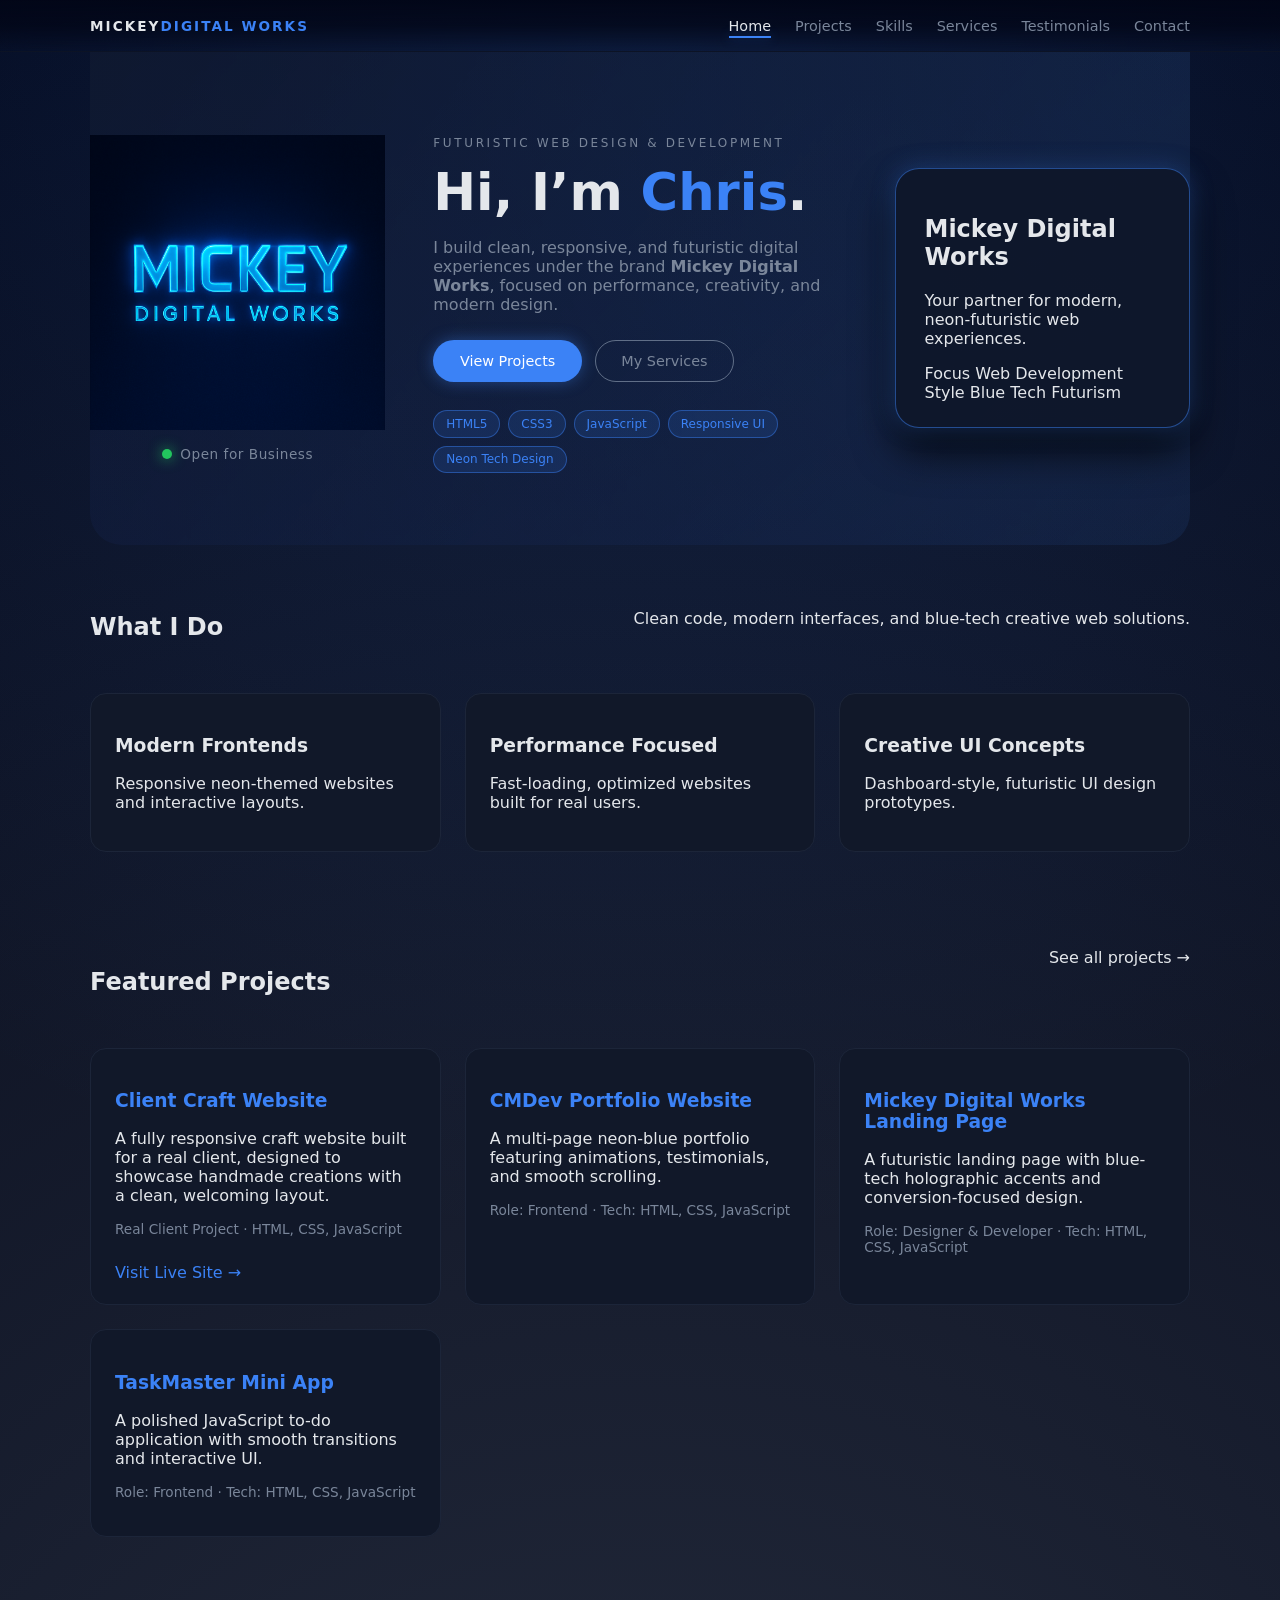
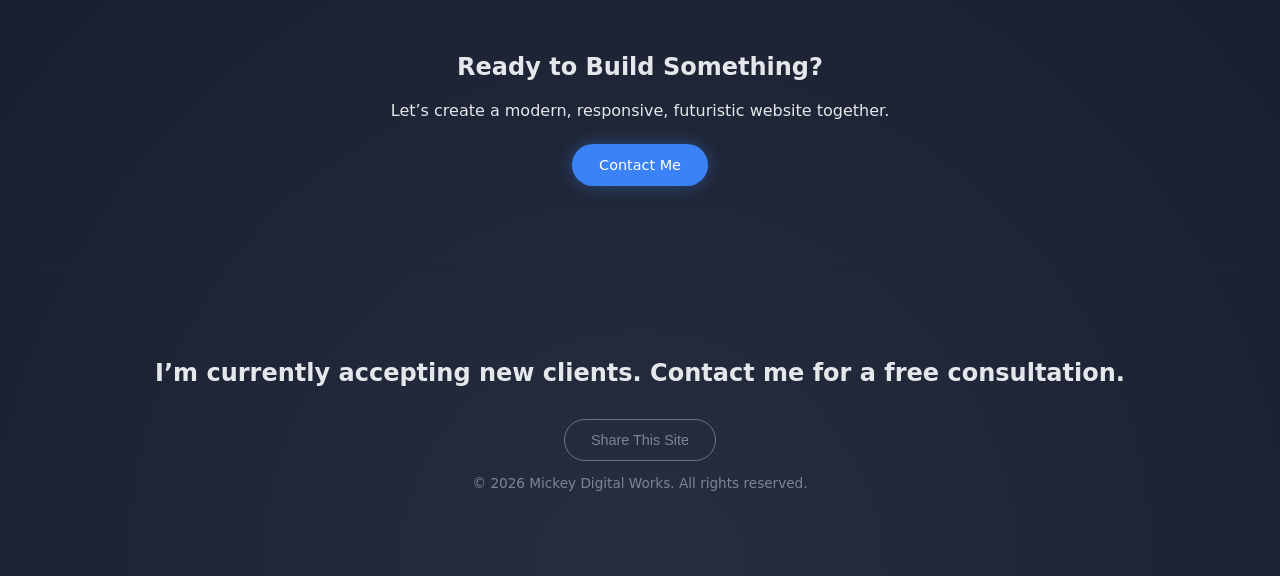
<file: index.html>
<!DOCTYPE html>
<html lang="en">
<head>
  <meta charset="UTF-8" />
  <meta name="viewport" content="width=device-width, initial-scale=1.0" />
  <title>CMDev | Mickey Digital Works</title>
  <link rel="stylesheet" href="style.css" />
</head>

<body>
  <!-- Header -->
  <header class="site-header">
    <nav class="navbar container">
      <div class="logo">Mickey<span>Digital Works</span></div>
      <button class="menu-toggle" aria-label="Open menu">
  <span></span>
  <span></span>
  <span></span>
</button>
      <ul class="nav-links">
        <li><a href="index.html" class="active">Home</a></li>
        <li><a href="projects.html">Projects</a></li>
        <li><a href="skills.html">Skills</a></li>
        <li><a href="services.html">Services</a></li>
        <li><a href="testimonials.html">Testimonials</a></li>
        <li><a href="contact.html">Contact</a></li>
      </ul>
    </nav>
  </header>

  <main>
    <!-- Hero -->
    <section class="hero hero-3col container reveal">

  <!-- LEFT: Logo + Status -->
  <div class="hero-logo-wrap">
    <img
      src="images/MDW.png"
      alt="Mickey Digital Works Logo"
      class="hero-logo large"
    />

    <div class="hero-status">
      <span class="status-dot"></span>
      <span>Open for Business</span>
    </div>
  </div>

  <!-- CENTER: Text -->
  <div class="hero-text">
    <p class="eyebrow">Futuristic Web Design & Development</p>
    <h1>Hi, I’m <span class="accent">Chris</span>.</h1>
    <p class="hero-subtitle">
      I build clean, responsive, and futuristic digital experiences under the brand
      <strong>Mickey Digital Works</strong>, focused on performance, creativity,
      and modern design.
    </p>

    <div class="hero-actions">
      <a href="projects.html" class="btn primary">View Projects</a>
      <a href="services.html" class="btn outline">My Services</a>
    </div>

    <div class="hero-tags">
      <span>HTML5</span>
      <span>CSS3</span>
      <span>JavaScript</span>
      <span>Responsive UI</span>
      <span>Neon Tech Design</span>
    </div>
  </div>

  <!-- RIGHT: Card -->
  <div class="hero-card-wrap">
    <div class="hero-card">
      <h2>Mickey Digital Works</h2>
      <p>Your partner for modern, neon-futuristic web experiences.</p>

      <div class="hero-metrics">
        <div>
          <span class="metric-label">Focus</span>
          <span class="metric-value">Web Development</span>
        </div>
        <div>
          <span class="metric-label">Style</span>
          <span class="metric-value">Blue Tech Futurism</span>
        </div>
      </div>
    </div>
  </div>

</section>

    <!-- What I Do -->
    <section class="section container reveal">
      <div class="section-header">
        <h2>What I Do</h2>
        <p class="section-subtitle">
          Clean code, modern interfaces, and blue-tech creative web solutions.
        </p>
      </div>

      <div class="grid highlight-grid">
        <article class="card">
          <h3>Modern Frontends</h3>
          <p>Responsive neon-themed websites and interactive layouts.</p>
        </article>

        <article class="card">
          <h3>Performance Focused</h3>
          <p>Fast-loading, optimized websites built for real users.</p>
        </article>

        <article class="card">
          <h3>Creative UI Concepts</h3>
          <p>Dashboard-style, futuristic UI design prototypes.</p>
        </article>
      </div>
    </section>

    <!-- Featured Projects -->
    <section class="section container reveal">
      <div class="section-header">
        <h2>Featured Projects</h2>
        <a href="projects.html" class="link">See all projects →</a>
      </div>

      <div class="grid project-grid">

        <article class="card project-card">
          <h3>Client Craft Website</h3>
          <p>
            A fully responsive craft website built for a real client,
            designed to showcase handmade creations with a clean,
            welcoming layout.
          </p>
          <p class="project-meta">
            Real Client Project · HTML, CSS, JavaScript
          </p>
          <a
            href="https://www.sharonscraftylife.com"
            target="_blank"
            rel="noopener"
            class="project-link"
          >
            Visit Live Site →
          </a>
        </article>

        <article class="card project-card">
          <h3>CMDev Portfolio Website</h3>
          <p>
            A multi-page neon-blue portfolio featuring animations,
            testimonials, and smooth scrolling.
          </p>
          <p class="project-meta">
            Role: Frontend · Tech: HTML, CSS, JavaScript
          </p>
        </article>

        <article class="card project-card">
          <h3>Mickey Digital Works Landing Page</h3>
          <p>
            A futuristic landing page with blue-tech holographic accents
            and conversion-focused design.
          </p>
          <p class="project-meta">
            Role: Designer & Developer · Tech: HTML, CSS, JavaScript
          </p>
        </article>

        <article class="card project-card">
          <h3>TaskMaster Mini App</h3>
          <p>
            A polished JavaScript to-do application with smooth transitions
            and interactive UI.
          </p>
          <p class="project-meta">
            Role: Frontend · Tech: HTML, CSS, JavaScript
          </p>
        </article>

      </div>
    </section>

    <!-- Call to Action -->
    <section class="section container reveal cta">
      <h2>Ready to Build Something?</h2>
      <p>Let’s create a modern, responsive, futuristic website together.</p>
      <div class="button-center">
  <a href="contact.html" class="btn primary">Contact Me</a>
</div>

    </section>
  </main>

  <!-- Footer -->
  <footer class="site-footer">

   <section class="section container reveal cta">
      <h2>I’m currently accepting new clients.
Contact me for a free consultation.</h2>
<section>
    

 <div class="share-wrapper reveal">
  <button id="shareBtn" class="btn outline">
    Share This Site
  </button>
</div>


    <div class="container footer-content">
      <p>© <span id="year"></span> Mickey Digital Works. All rights reserved.</p>
    </div>
  </footer>

  <script src="script.js"></script>
</body>
</html>
</file>
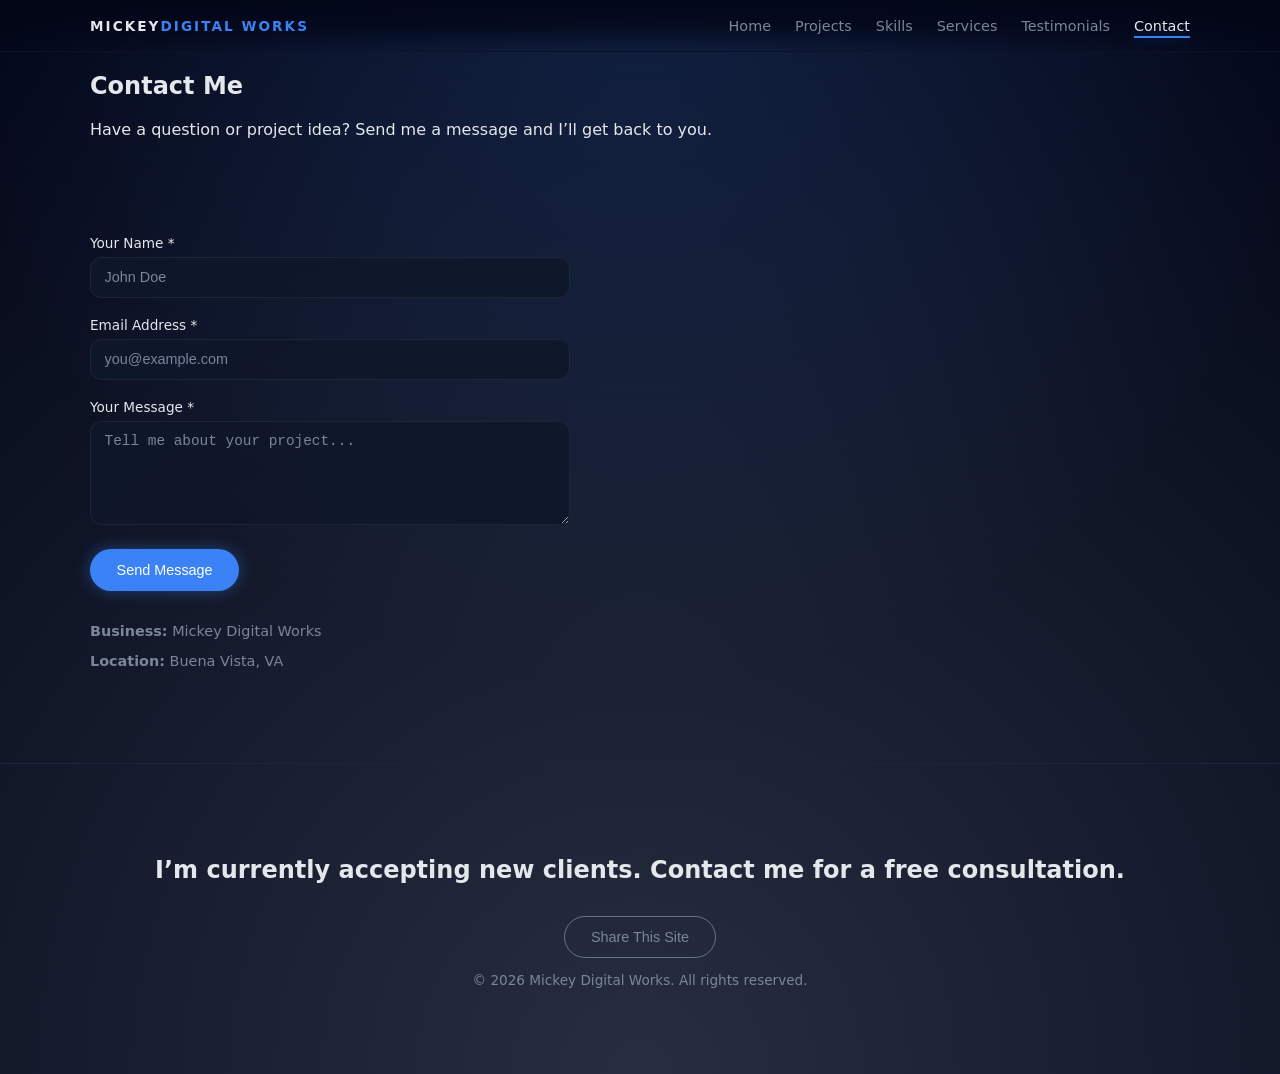
<file: contact.html>
<!DOCTYPE html>
<html lang="en">
<head>
  <meta charset="UTF-8" />
  <meta name="viewport" content="width=device-width, initial-scale=1.0" />
  <title>Contact | CMDev · Mickey Digital Works</title>
  <link rel="stylesheet" href="style.css" />
</head>

<body>
  <!-- Header -->
  <header class="site-header">
    <nav class="navbar container">
      <div class="logo">Mickey<span>Digital Works</span></div>
      <button class="menu-toggle" aria-label="Open menu">
  <span></span>
  <span></span>
  <span></span>
      </button>
      <ul class="nav-links">
        <li><a href="index.html">Home</a></li>
        <li><a href="projects.html">Projects</a></li>
        <li><a href="skills.html">Skills</a></li>
        <li><a href="services.html">Services</a></li>
        <li><a href="testimonials.html">Testimonials</a></li>
        <li><a href="contact.html" class="active">Contact</a></li>
      </ul>
    </nav>
  </header>

  <main>
    <!-- Page Header -->
    <section class="page-header container reveal">
      <h1>Contact Me</h1>
      <p class="section-subtitle">
        Have a question or project idea? Send me a message and I’ll get back to you.
      </p>
    </section>

    <!-- Contact Form -->
    <section class="section container reveal">
      <form
        action="https://formspree.io/f/xkognnqd"
        method="POST"
        class="contact-form"
        id="contactForm"
      >
        <div class="form-group">
          <label for="name">Your Name *</label>
          <input
            type="text"
            name="name"
            id="name"
            placeholder="John Doe"
            required
          />
        </div>

        <div class="form-group">
          <label for="email">Email Address *</label>
          <input
            type="email"
            name="email"
            id="email"
            placeholder="you@example.com"
            required
          />
        </div>

        <div class="form-group">
          <label for="message">Your Message *</label>
          <textarea
            name="message"
            id="message"
            rows="5"
            placeholder="Tell me about your project..."
            required
          ></textarea>
        </div>

        <button type="submit" class="btn primary">Send Message</button>

        <p id="formStatus" class="form-status"></p>
      </form>

      <div class="contact-extra">
        <p><strong>Business:</strong> Mickey Digital Works</p>
        <p><strong>Location:</strong> Buena Vista, VA</p>
      </div>
    </section>
  </main>

  <!-- Footer -->
  <footer class="site-footer">

    <section class="section container reveal cta">
      <h2>I’m currently accepting new clients.
Contact me for a free consultation.</h2>
<section>
  
 <div class="share-wrapper reveal">
  <button id="shareBtn" class="btn outline">
    Share This Site
  </button>
</div>


    <div class="container footer-content">
      <p>© <span id="year"></span> Mickey Digital Works. All rights reserved.</p>
    </div>
  </footer>

  <script src="script.js"></script>
</body>
</html>
</file>
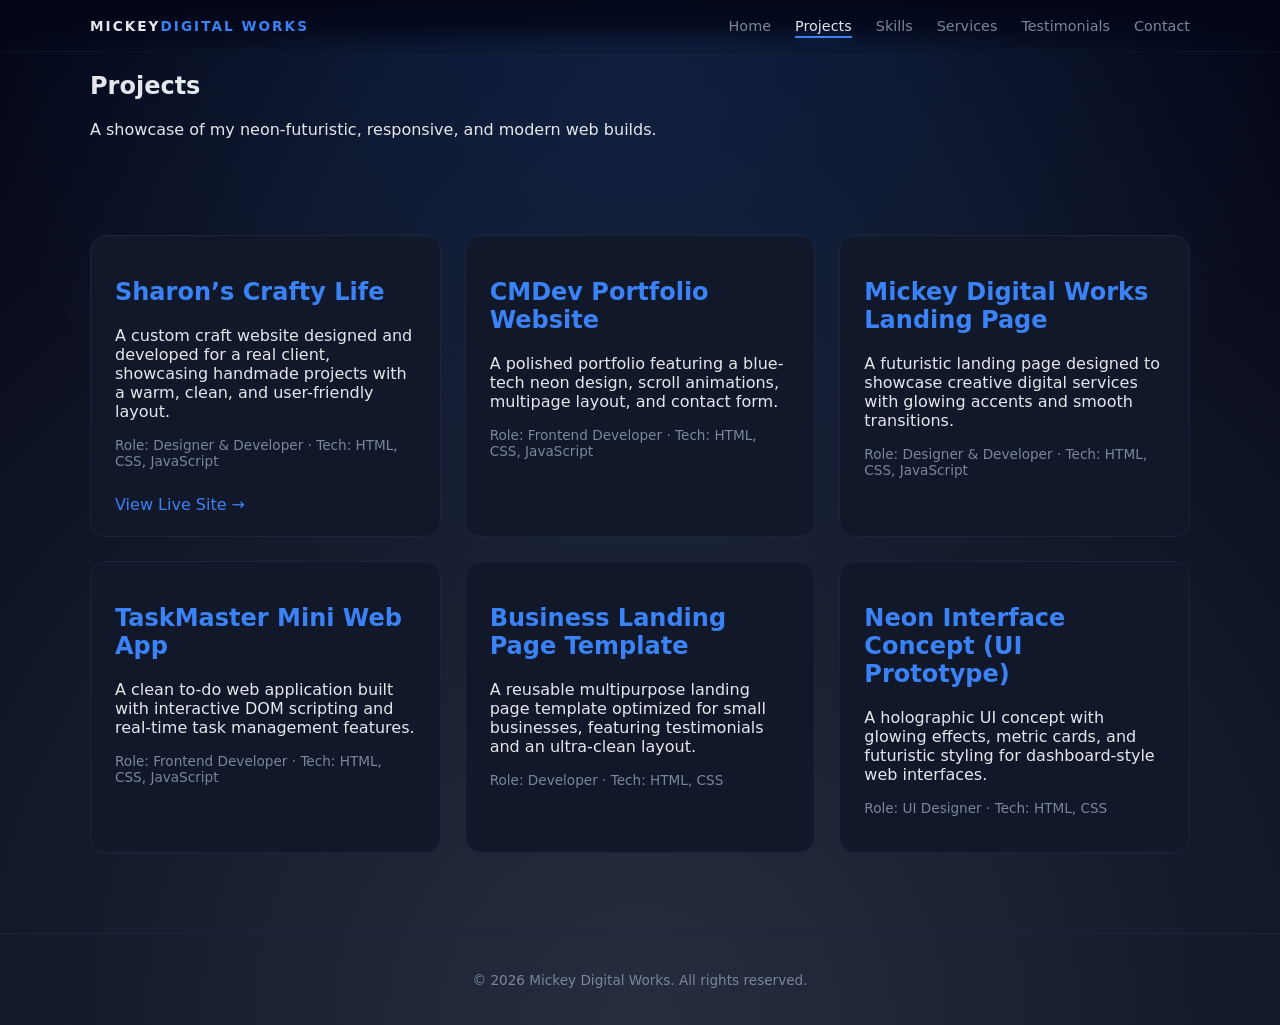
<file: projects.html>
<!DOCTYPE html>
<html lang="en">
<head>
  <meta charset="UTF-8" />
  <meta name="viewport" content="width=device-width, initial-scale=1.0" />
  <title>Projects | CMDev · Mickey Digital Works</title>
  <link rel="stylesheet" href="style.css" />
</head>

<body>
  <!-- Header -->
  <header class="site-header">
    <nav class="navbar container">
      <div class="logo">Mickey<span>Digital Works</span></div>
      <button class="menu-toggle" aria-label="Open menu">
  <span></span>
  <span></span>
  <span></span>
</button>

      <ul class="nav-links">
        <li><a href="index.html">Home</a></li>
        <li><a href="projects.html" class="active">Projects</a></li>
        <li><a href="skills.html">Skills</a></li>
        <li><a href="services.html">Services</a></li>
        <li><a href="testimonials.html">Testimonials</a></li>
        <li><a href="contact.html">Contact</a></li>
      </ul>
    </nav>
  </header>

  <main>
    <!-- Page Header -->
    <section class="page-header container reveal">
      <h1>Projects</h1>
      <p class="section-subtitle">
        A showcase of my neon-futuristic, responsive, and modern web builds.
      </p>
    </section>

    <!-- Project Grid -->
    <section class="section container reveal">
      <div class="grid project-grid">

        <!-- Client Project -->
        <article class="card project-card">
          <h2>Sharon’s Crafty Life</h2>
          <p>
            A custom craft website designed and developed for a real client,
            showcasing handmade projects with a warm, clean, and user-friendly layout.
          </p>
          <p class="project-meta">
            Role: Designer & Developer · Tech: HTML, CSS, JavaScript
          </p>
          <a
            href="https://www.sharonscraftylife.com"
            target="_blank"
            rel="noopener"
            class="project-link"
          >
            View Live Site →
          </a>
        </article>

        <article class="card project-card">
          <h2>CMDev Portfolio Website</h2>
          <p>
            A polished portfolio featuring a blue-tech neon design,
            scroll animations, multipage layout, and contact form.
          </p>
          <p class="project-meta">
            Role: Frontend Developer · Tech: HTML, CSS, JavaScript
          </p>
        </article>

        <article class="card project-card">
          <h2>Mickey Digital Works Landing Page</h2>
          <p>
            A futuristic landing page designed to showcase creative digital services
            with glowing accents and smooth transitions.
          </p>
          <p class="project-meta">
            Role: Designer & Developer · Tech: HTML, CSS, JavaScript
          </p>
        </article>

        <article class="card project-card">
          <h2>TaskMaster Mini Web App</h2>
          <p>
            A clean to-do web application built with interactive DOM scripting
            and real-time task management features.
          </p>
          <p class="project-meta">
            Role: Frontend Developer · Tech: HTML, CSS, JavaScript
          </p>
        </article>

        <article class="card project-card">
          <h2>Business Landing Page Template</h2>
          <p>
            A reusable multipurpose landing page template optimized for small businesses,
            featuring testimonials and an ultra-clean layout.
          </p>
          <p class="project-meta">
            Role: Developer · Tech: HTML, CSS
          </p>
        </article>

        <article class="card project-card">
          <h2>Neon Interface Concept (UI Prototype)</h2>
          <p>
            A holographic UI concept with glowing effects, metric cards,
            and futuristic styling for dashboard-style web interfaces.
          </p>
          <p class="project-meta">
            Role: UI Designer · Tech: HTML, CSS
          </p>
        </article>

      </div>
    </section>
  </main>

  <!-- Footer -->
  <footer class="site-footer">
    <div class="container footer-content">
      <p>© <span id="year"></span> Mickey Digital Works. All rights reserved.</p>
    </div>
  </footer>

  <script src="script.js"></script>
</body>
</html>
</file>
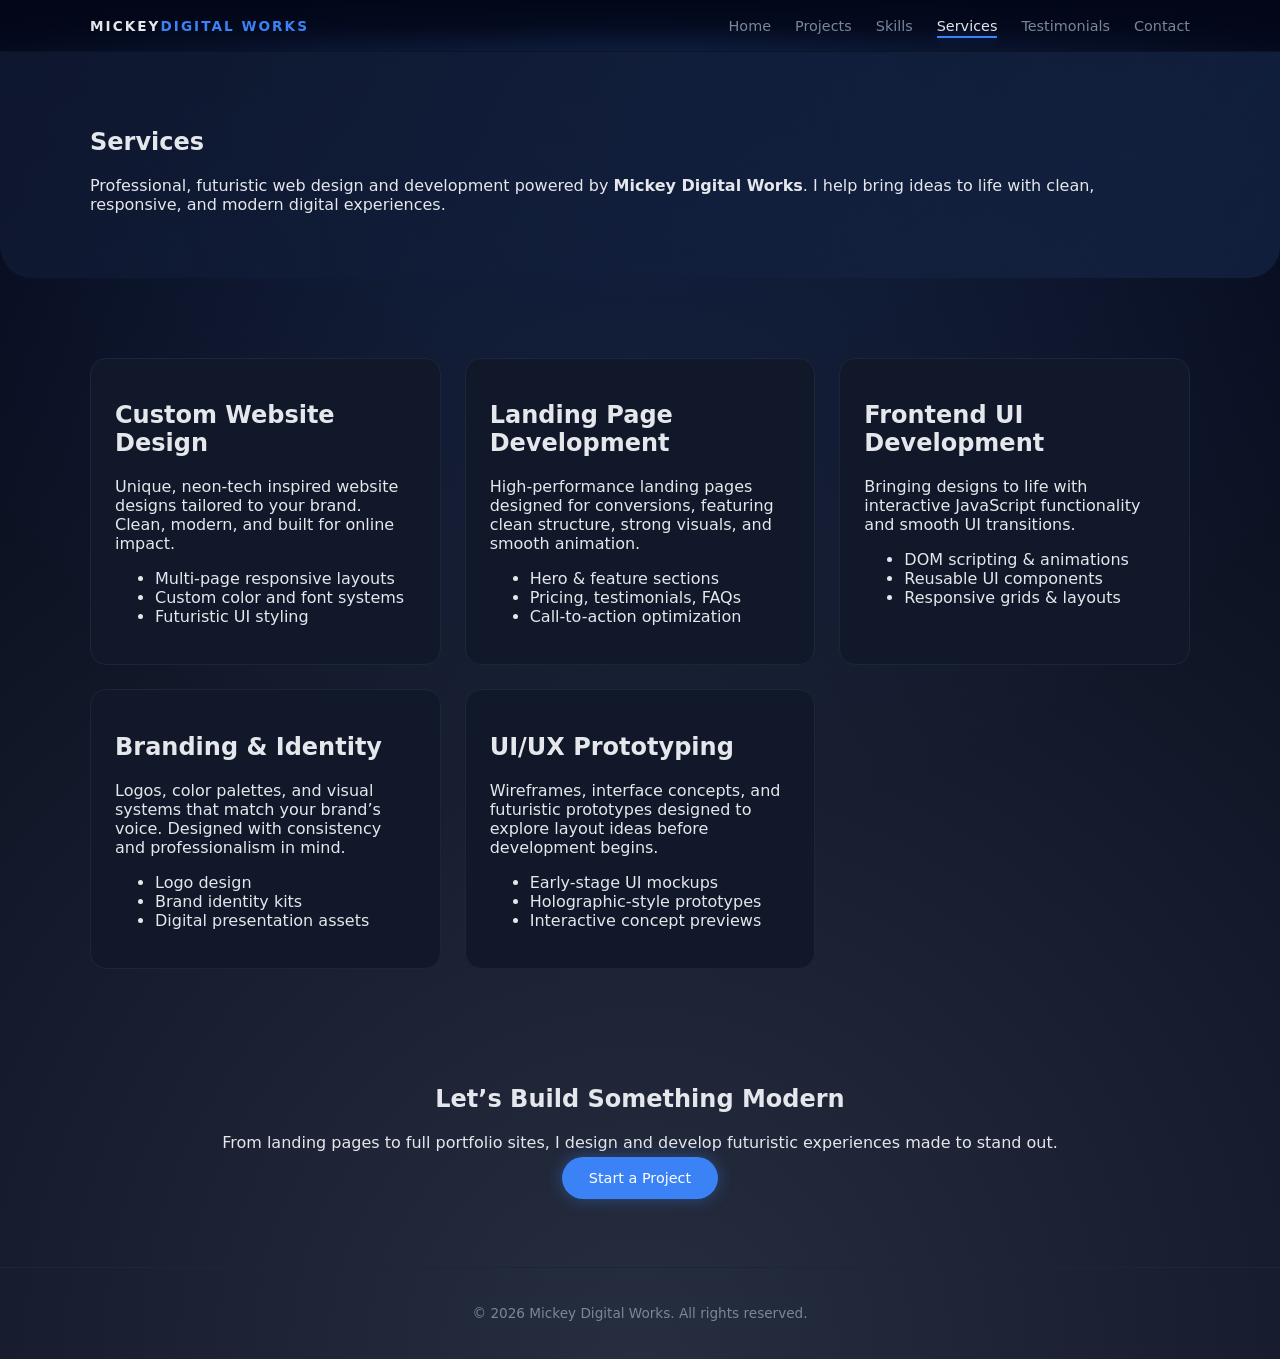
<file: services.html>
<!DOCTYPE html>
<html lang="en">
<head>
  <meta charset="UTF-8" />
  <meta name="viewport" content="width=device-width, initial-scale=1.0" />
  <title>Services | CMDev · Mickey Digital Works</title>
  <link rel="stylesheet" href="style.css" />
</head>

<body>
  <header class="site-header">
    <nav class="navbar container">
      <div class="logo">Mickey<span>Digital Works</span></div>
      <button class="menu-toggle" aria-label="Open menu">
  <span></span>
  <span></span>
  <span></span>
</button>

      <ul class="nav-links">
        <li><a href="index.html">Home</a></li>
        <li><a href="projects.html">Projects</a></li>
        <li><a href="skills.html">Skills</a></li>
        <li><a href="services.html" class="active">Services</a></li>
        <li><a href="testimonials.html">Testimonials</a></li>
        <li><a href="contact.html">Contact</a></li>
      </ul>
    </nav>
  </header>

  <main>
    <section class="page-hero">
      <div class="page-header container reveal">
      <h1>Services</h1>
      <p class="section-subtitle">
        Professional, futuristic web design and development powered by
        <strong>Mickey Digital Works</strong>. I help bring ideas to life with clean,
        responsive, and modern digital experiences.
      </p>
    </div>
    </section>

    <section class="section container reveal">
      <div class="grid services-grid">

        <article class="card reveal">
          <h2>Custom Website Design</h2>
          <p>
            Unique, neon-tech inspired website designs tailored to your brand. Clean,
            modern, and built for online impact.
          </p>
          <ul class="simple-list">
            <li>Multi-page responsive layouts</li>
            <li>Custom color and font systems</li>
            <li>Futuristic UI styling</li>
          </ul>
        </article>

        <article class="card reveal">
          <h2>Landing Page Development</h2>
          <p>
            High-performance landing pages designed for conversions, featuring clean
            structure, strong visuals, and smooth animation.
          </p>
          <ul class="simple-list">
            <li>Hero & feature sections</li>
            <li>Pricing, testimonials, FAQs</li>
            <li>Call-to-action optimization</li>
          </ul>
        </article>

        <article class="card reveal">
          <h2>Frontend UI Development</h2>
          <p>
            Bringing designs to life with interactive JavaScript functionality and
            smooth UI transitions.
          </p>
          <ul class="simple-list">
            <li>DOM scripting & animations</li>
            <li>Reusable UI components</li>
            <li>Responsive grids & layouts</li>
          </ul>
        </article>

        <article class="card reveal">
          <h2>Branding & Identity</h2>
          <p>
            Logos, color palettes, and visual systems that match your brand’s voice.
            Designed with consistency and professionalism in mind.
          </p>
          <ul class="simple-list">
            <li>Logo design</li>
            <li>Brand identity kits</li>
            <li>Digital presentation assets</li>
          </ul>
        </article>

        <article class="card reveal">
          <h2>UI/UX Prototyping</h2>
          <p>
            Wireframes, interface concepts, and futuristic prototypes designed to explore
            layout ideas before development begins.
          </p>
          <ul class="simple-list">
            <li>Early-stage UI mockups</li>
            <li>Holographic-style prototypes</li>
            <li>Interactive concept previews</li>
          </ul>
        </article>

      </div>
    </section>

    <section class="section container reveal cta">
      <h2>Let’s Build Something Modern</h2>
      <p>
        From landing pages to full portfolio sites, I design and develop
        futuristic experiences made to stand out.
      </p>
      <a href="contact.html" class="btn primary">Start a Project</a>
    </section>
  </main>

  <footer class="site-footer">
    <div class="container footer-content">
      <p>© <span id="year"></span> Mickey Digital Works. All rights reserved.</p>
    </div>
  </footer>

  <script src="script.js"></script>
</body>
</html>
</file>
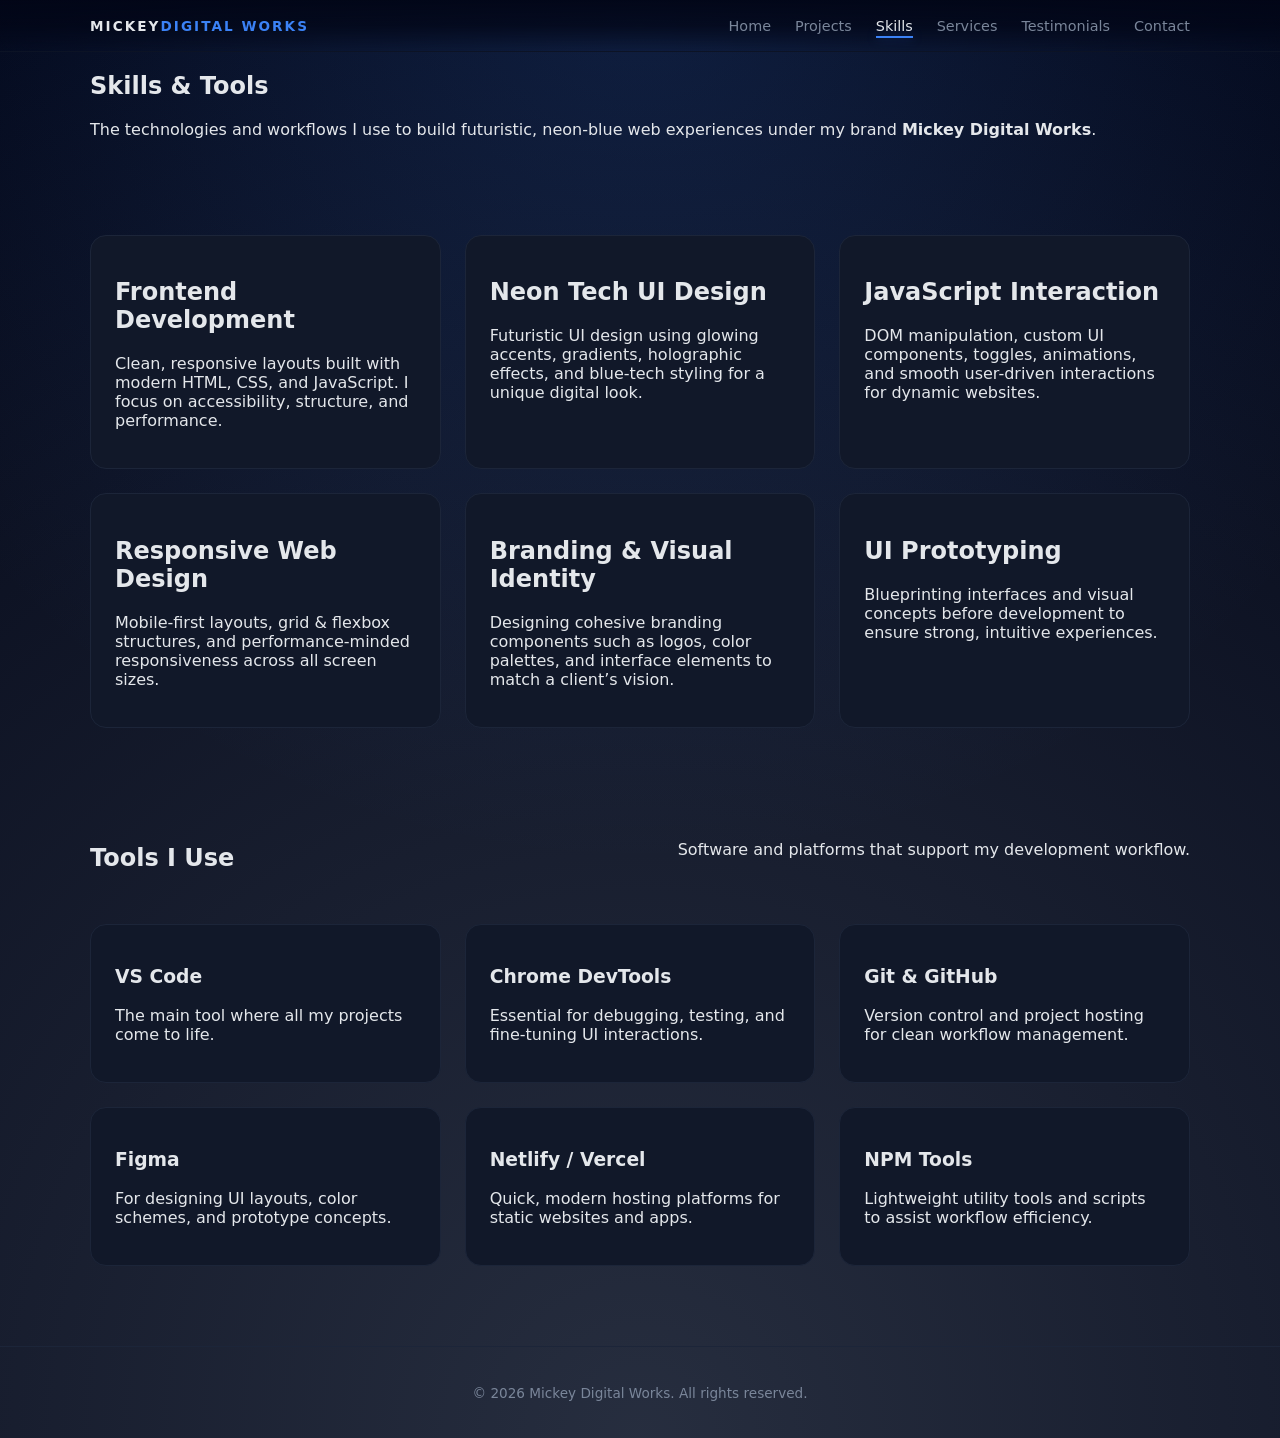
<file: skills.html>
<!DOCTYPE html>
<html lang="en">
<head>
  <meta charset="UTF-8" />
  <meta name="viewport" content="width=device-width, initial-scale=1.0" />
  <title>Skills | CMDev · Mickey Digital Works</title>
  <link rel="stylesheet" href="style.css" />
</head>

<body>
  <!-- Header -->
  <header class="site-header">
    <nav class="navbar container">
      <div class="logo">Mickey<span>Digital Works</span></div>
      <button class="menu-toggle" aria-label="Open menu">
  <span></span>
  <span></span>
  <span></span>
</button>

      <ul class="nav-links">
        <li><a href="index.html">Home</a></li>
        <li><a href="projects.html">Projects</a></li>
        <li><a href="skills.html" class="active">Skills</a></li>
        <li><a href="services.html">Services</a></li>
        <li><a href="testimonials.html">Testimonials</a></li>
        <li><a href="contact.html">Contact</a></li>
      </ul>
    </nav>
  </header>

  <!-- Skills Header -->
  <main>
    <section class="page-header container reveal">
      <h1>Skills & Tools</h1>
      <p class="section-subtitle">
        The technologies and workflows I use to build futuristic, neon-blue web
        experiences under my brand <strong>Mickey Digital Works</strong>.
      </p>
    </section>

    <!-- Skills Grid -->
    <section class="section container reveal">
      <div class="grid skills-grid">

        <article class="card reveal">
          <h2>Frontend Development</h2>
          <p>
            Clean, responsive layouts built with modern HTML, CSS, and JavaScript.
            I focus on accessibility, structure, and performance.
          </p>
        </article>

        <article class="card reveal">
          <h2>Neon Tech UI Design</h2>
          <p>
            Futuristic UI design using glowing accents, gradients, holographic effects,
            and blue-tech styling for a unique digital look.
          </p>
        </article>

        <article class="card reveal">
          <h2>JavaScript Interaction</h2>
          <p>
            DOM manipulation, custom UI components, toggles, animations, and smooth
            user-driven interactions for dynamic websites.
          </p>
        </article>

        <article class="card reveal">
          <h2>Responsive Web Design</h2>
          <p>
            Mobile-first layouts, grid & flexbox structures, and performance-minded
            responsiveness across all screen sizes.
          </p>
        </article>

        <article class="card reveal">
          <h2>Branding & Visual Identity</h2>
          <p>
            Designing cohesive branding components such as logos, color palettes,
            and interface elements to match a client’s vision.
          </p>
        </article>

        <article class="card reveal">
          <h2>UI Prototyping</h2>
          <p>
            Blueprinting interfaces and visual concepts before development to ensure
            strong, intuitive experiences.
          </p>
        </article>
      </div>
    </section>

    <!-- Tools Section -->
    <section class="section container reveal">
      <div class="section-header">
        <h2>Tools I Use</h2>
        <p class="section-subtitle">
          Software and platforms that support my development workflow.
        </p>
      </div>

      <div class="grid skills-grid">

        <article class="card reveal">
          <h3>VS Code</h3>
          <p>The main tool where all my projects come to life.</p>
        </article>

        <article class="card reveal">
          <h3>Chrome DevTools</h3>
          <p>Essential for debugging, testing, and fine-tuning UI interactions.</p>
        </article>

        <article class="card reveal">
          <h3>Git & GitHub</h3>
          <p>Version control and project hosting for clean workflow management.</p>
        </article>

        <article class="card reveal">
          <h3>Figma</h3>
          <p>For designing UI layouts, color schemes, and prototype concepts.</p>
        </article>

        <article class="card reveal">
          <h3>Netlify / Vercel</h3>
          <p>Quick, modern hosting platforms for static websites and apps.</p>
        </article>

        <article class="card reveal">
          <h3>NPM Tools</h3>
          <p>Lightweight utility tools and scripts to assist workflow efficiency.</p>
        </article>

      </div>
    </section>

  </main>

  <!-- Footer -->
  <footer class="site-footer">
    <div class="container footer-content">
      <p>© <span id="year"></span> Mickey Digital Works. All rights reserved.</p>
    </div>
  </footer>

  <script src="script.js"></script>
</body>
</html>
</file>
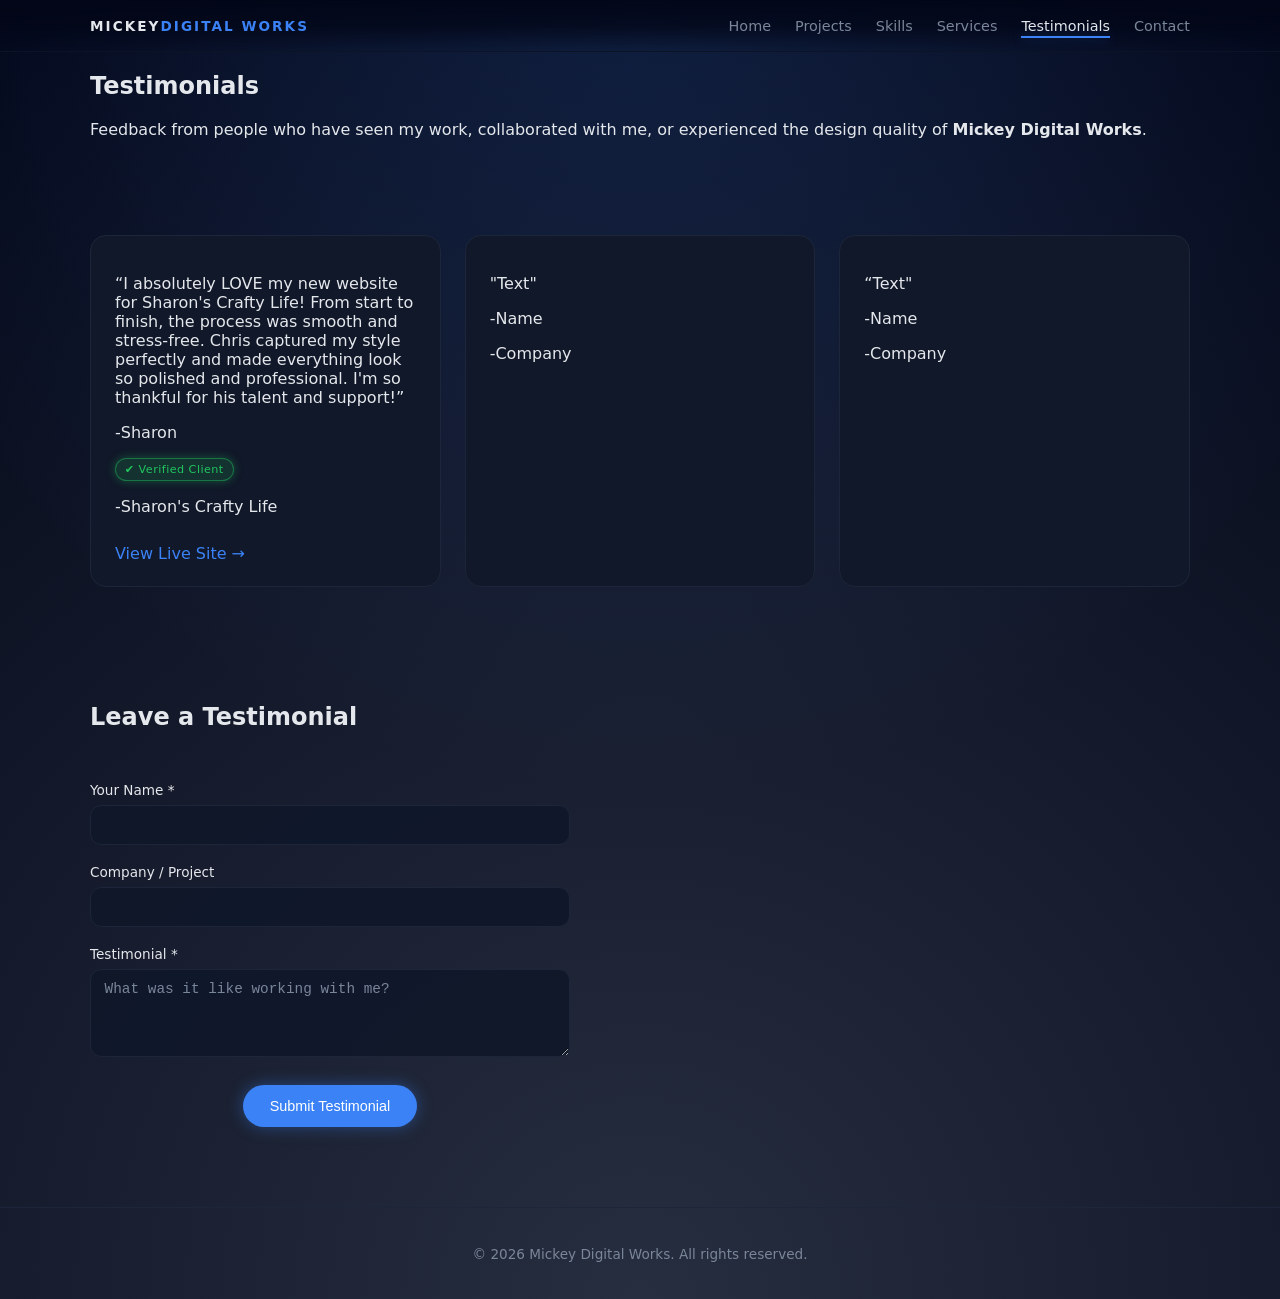
<file: testimonials.html>
<!DOCTYPE html>
<html lang="en">
<head>
  <meta charset="UTF-8" />
  <meta name="viewport" content="width=device-width, initial-scale=1.0" />
  <title>Testimonials | CMDev · Mickey Digital Works</title>
  <link rel="stylesheet" href="style.css" />
</head>

<body>
  <header class="site-header">
    <nav class="navbar container">
      <div class="logo">Mickey<span>Digital Works</span></div>
      <button class="menu-toggle" aria-label="Open menu">
  <span></span>
  <span></span>
  <span></span>
</button>

      <ul class="nav-links">
        <li><a href="index.html">Home</a></li>
        <li><a href="projects.html">Projects</a></li>
        <li><a href="skills.html">Skills</a></li>
        <li><a href="services.html">Services</a></li>
        <li><a href="testimonials.html" class="active">Testimonials</a></li>
        <li><a href="contact.html">Contact</a></li>
      </ul>
    </nav>
  </header>

  <main>
    <section class="page-header container reveal">
      <h1>Testimonials</h1>
      <p class="section-subtitle">
        Feedback from people who have seen my work, collaborated with me, or
        experienced the design quality of <strong>Mickey Digital Works</strong>.
      </p>
    </section>

    <section class="section container reveal">
      <div class="grid testimonials-grid">

        <article class="card testimonial-card reveal">
          <p class="testimonial-text">
            “I absolutely LOVE my new website for Sharon's Crafty Life!  From start to finish, the process was smooth and stress-free.  Chris captured my style perfectly and made everything look so polished and professional.  I'm so thankful for his talent and support!”
          </p>
          <p class="testimonial-name">-Sharon</p>
           <div class="testimonial-badge">
    <span class="badge verified">✔ Verified Client</span>
  </div>
          <p class="testimonial-role">-Sharon's Crafty Life</p>
          <a
            href="https://www.sharonscraftylife.com"
            target="_blank"
            rel="noopener"
            class="project-link"
          >
            View Live Site →
          </a>
        </article>

        <article class="card testimonial-card reveal">
          <p class="testimonial-text">
           "Text"
          </p>
          <p class="testimonial-name">-Name</p>
          <p class="testimonial-role">-Company</p>
        </article>

        <article class="card testimonial-card reveal">
          <p class="testimonial-text">
            “Text"
          </p>
          <p class="testimonial-name">-Name</p>
          <p class="testimonial-role">-Company</p>
        </article>

      </div>

    </section>
  </main>

  <section class="section container reveal">
  <div class="section-header">
    <h2>Leave a Testimonial</h2>
  </div>

  <form
    action="https://formspree.io/f/mkgdzdwg"
    method="POST"
    class="contact-form"
  >
    <div class="form-group">
      <label for="name">Your Name *</label>
      <input type="text" name="name" required />
    </div>

    <div class="form-group">
      <label for="company">Company / Project</label>
      <input type="text" name="company" />
    </div>

    <div class="form-group">
      <label for="testimonial">Testimonial *</label>
      <textarea
        name="testimonial"
        rows="4"
        required
        placeholder="What was it like working with me?"
      ></textarea>
    </div>

    <div class="button-center">
      <button type="submit" class="btn primary">
        Submit Testimonial
      </button>
    </div>
  </form>
</section>

  <footer class="site-footer">
    <div class="container footer-content">
      <p>© <span id="year"></span> Mickey Digital Works. All rights reserved.</p>
    </div>
  </footer>

  <script src="script.js"></script>
</body>
</html>
</file>
<file: style.css>
:root {
  --bg: #0a0f1f;
  --bg-elevated: #111829;
  --text: #e4e7eb;
  --muted: #7a869a;
  --accent: #3b82f6;
  --accent-soft: rgba(59, 130, 246, 0.15);
  --accent-glow: rgba(59, 130, 246, 0.4);
  --border-subtle: #1c2539;
  --card-radius: 16px;
  --transition-fast: 0.2s ease;
}

/* Reset */
*,
*::before,
*::after {
  box-sizing: border-box;
}

body {
  margin: 0;
  font-family: system-ui, -apple-system, BlinkMacSystemFont, "Segoe UI",
    sans-serif;
  color: var(--text);
  min-height: 100vh;
  background:
    radial-gradient(circle at top, rgba(59, 130, 246, 0.16), transparent 55%),
    radial-gradient(circle at bottom, rgba(15, 23, 42, 0.9), #020617);
}

img {
  max-width: 100%;
  display: block;
}

a {
  color: inherit;
  text-decoration: none;
}

/* Layout */
.container {
  width: min(1100px, 100% - 2rem);
  margin-inline: auto;
}

/* Header */
.site-header {
  position: sticky;
  top: 0;
  z-index: 10;
  backdrop-filter: blur(14px);
  background: linear-gradient(
    to bottom,
    rgba(2, 6, 23, 0.95),
    rgba(2, 6, 23, 0.75),
    transparent
  );
  border-bottom: 1px solid rgba(15, 23, 42, 0.8);
}

.navbar {
  display: flex;
  justify-content: space-between;
  align-items: center;
  padding-block: 1rem;
}

.logo {
  font-weight: 700;
  letter-spacing: 0.15em;
  text-transform: uppercase;
  font-size: 0.85rem;
}

.logo span {
  color: var(--accent);
}

.nav-links {
  list-style: none;
  display: flex;
  gap: 1.5rem;
  padding: 0;
  margin: 0;
  background: transparent;   /* 🔑 */
  border: none;              /* 🔑 */
  position: static;          /* 🔑 */
}

.nav-links a {
  font-size: 0.9rem;
  color: var(--muted);
  position: relative;
}

.nav-links a::after {
  content: "";
  position: absolute;
  left: 0;
  bottom: -0.25rem;
  width: 0;
  height: 2px;
  background: var(--accent);
  box-shadow: 0 0 12px var(--accent-glow);
  transition: width var(--transition-fast);
}

.nav-links a:hover::after,
.nav-links a.active::after {
  width: 100%;
}

.nav-links a.active {
  color: var(--text);
}

/* Hero */
.hero {
  display: grid;
  grid-template-columns: 1.1fr 0.9fr;
  gap: 3rem;
  align-items: center;
  padding-block: 4.5rem;
  border-radius: 0 0 32px 32px;
  background:
    linear-gradient(135deg, rgba(15, 23, 42, 0.8), rgba(15, 23, 42, 0.4)),
    radial-gradient(circle at top right, rgba(59, 130, 246, 0.25), transparent),
    radial-gradient(circle at bottom left, rgba(30, 64, 175, 0.3), transparent);
}

.eyebrow {
  font-size: 0.75rem;
  text-transform: uppercase;
  letter-spacing: 0.22em;
  color: var(--muted);
}

.hero-text h1 {
  font-size: clamp(2.4rem, 4vw, 3.2rem);
  margin: 0.6rem 0;
}

.hero-subtitle {
  color: var(--muted);
  max-width: 32rem;
}

.accent {
  color: var(--accent);
}

.hero-actions {
  display: flex;
  gap: 0.8rem;
  margin-top: 1.6rem;
}

.hero-tags {
  display: flex;
  flex-wrap: wrap;
  gap: 0.5rem;
  margin-top: 1.8rem;
}

.hero-tags span {
  font-size: 0.75rem;
  padding: 0.35rem 0.75rem;
  border-radius: 999px;
  background: var(--accent-soft);
  color: var(--accent);
  border: 1px solid rgba(59, 130, 246, 0.45);
}

/* Page hero (non-home pages) */
.page-hero {
  background:
    linear-gradient(135deg, rgba(15, 23, 42, 0.85), rgba(15, 23, 42, 0.55)),
    radial-gradient(circle at top right, rgba(59, 130, 246, 0.25), transparent),
    radial-gradient(circle at bottom left, rgba(30, 64, 175, 0.3), transparent);
  padding-top: 3.5rem;
  padding-bottom: 3rem;
  border-radius: 0 0 32px 32px;
}

/* Hero visual */
.hero-visual {
  display: flex;
  flex-direction: column;
  align-items: center;
  gap: 2rem;
}

.hero-logo {
  max-width: 220px;
}

.hero-card {
  background: rgba(15, 23, 42, 0.9);
  border-radius: 24px;
  padding: 1.6rem 1.8rem;
  border: 1px solid rgba(59, 130, 246, 0.5);
  max-width: 360px;
  box-shadow:
    0 0 24px rgba(59, 130, 246, 0.3),
    0 22px 40px rgba(0, 0, 0, 0.8);
}

/* Buttons */
.btn {
  border-radius: 999px;
  padding: 0.75rem 1.6rem;
  font-size: 0.9rem;
  cursor: pointer;
  border: 1px solid transparent;
}

.btn.primary {
  background: var(--accent);
  color: white;
  box-shadow: 0 0 16px var(--accent-glow);
}

.btn.outline {
  background: transparent;
  border-color: rgba(148, 163, 184, 0.6);
  color: var(--muted);
}

.button-center {
  display: flex;
  justify-content: center;
  margin-top: 1.5rem;
}

/* Centered share button */
.share-wrapper {
  display: flex;
  justify-content: center;
  margin-top: 2rem;
}

/* Sections */
.section {
  padding-block: 3rem;
}

.section-header {
  display: flex;
  justify-content: space-between;
  gap: 1.5rem;
}

/* Grids */
.grid {
  display: grid;
  gap: 1.5rem;
}

.highlight-grid,
.project-grid,
.skills-grid,
.services-grid,
.testimonials-grid {
  margin-top: 2rem;
  grid-template-columns: repeat(auto-fit, minmax(260px, 1fr));
}

/* Cards */
.card {
  background: var(--bg-elevated);
  border-radius: var(--card-radius);
  border: 1px solid var(--border-subtle);
  padding: 1.4rem 1.5rem;
  transition: transform 0.25s ease, box-shadow 0.25s ease;
}

.card:hover {
  transform: translateY(-4px);
  box-shadow:
    0 0 20px var(--accent-glow),
    0 8px 20px rgba(0, 0, 0, 0.8);
}

/* Project cards */
.project-card h2,
.project-card h3 {
  color: var(--accent);
}

.project-meta {
  margin-top: 0.75rem;
  font-size: 0.85rem;
  color: var(--muted);
}

.project-link {
  display: inline-block;
  margin-top: 0.75rem;
  color: var(--accent);
}

/* Footer */
.site-footer {
  border-top: 1px solid var(--border-subtle);
  padding-block: 1.5rem;
  margin-top: 2rem;
}

.footer-content {
  text-align: center;
  font-size: 0.85rem;
  color: var(--muted);
}

/* Reveal animation */
.reveal {
  opacity: 0;
  transform: translateY(18px);
  transition: 0.6s ease;
}

.reveal.visible {
  opacity: 1;
  transform: translateY(0);
}

/* Responsive */
@media (max-width: 900px) {
  .hero {
    grid-template-columns: 1fr;
  }
  .hero-visual {
    order: -1;
  }
}

@media (max-width: 750px) {
  .nav-links {
    display: none;
  }
  .section-header {
    flex-direction: column;
  }
}

/* 3-column hero (restores original look) */
.hero-3col {
  display: grid;
  grid-template-columns: 0.9fr 1.4fr 0.9fr;
  align-items: center;
  gap: 3rem;
}

.hero-logo-wrap {
  display: flex;
  justify-content: center;
}

.hero-card-wrap {
  display: flex;
  justify-content: center;
}

/* Mobile behavior */
@media (max-width: 900px) {
  .hero-3col {
    grid-template-columns: 1fr;
    gap: 2rem;
  }

  .hero-logo-wrap {
    order: -2;
  }

  .hero-card-wrap {
    order: -1;
  }
}

/* === ORIGINAL HERO LOOK RESTORE === */

.hero-3col {
  display: grid;
  grid-template-columns: 1fr 1.4fr 1fr;
  align-items: center;
  gap: 3rem;
}

/* Bigger logo like original */
.hero-logo.large {
  max-width: 300px;
  width: 100%;
}

/* Status under logo */
.hero-status {
  margin-top: 1rem;
  display: flex;
  align-items: center;
  gap: 0.5rem;
  font-size: 0.85rem;
  color: var(--muted);
  letter-spacing: 0.04em;
}

.status-dot {
  width: 10px;
  height: 10px;
  border-radius: 999px;
  background: #22c55e;
  box-shadow: 0 0 14px rgba(34, 197, 94, 0.9);
}

/* Center logo column nicely */
.hero-logo-wrap {
  display: flex;
  flex-direction: column;
  align-items: center;
}

/* Right column */
.hero-card-wrap {
  display: flex;
  justify-content: center;
}

/* Mobile behavior */
@media (max-width: 900px) {
  .hero-3col {
    grid-template-columns: 1fr;
    gap: 2.5rem;
  }

  .hero-logo-wrap {
    order: -2;
  }

  .hero-card-wrap {
    order: -1;
  }

  .hero-card {
  max-width: 300px; /* same as logo */
  width: 100%;
}

.hero-card {
  text-align: center;
}

}

/* =========================
   CONTACT FORM (RESTORED)
   ========================= */

.contact-form {
  margin-top: 2rem;
  max-width: 480px;
}

.form-group {
  margin-bottom: 1.2rem;
}

.form-group label {
  display: block;
  font-size: 0.85rem;
  margin-bottom: 0.4rem;
  color: var(--text);
}

.form-group input,
.form-group textarea {
  width: 100%;
  padding: 0.7rem 0.85rem;
  border-radius: 0.7rem;
  border: 1px solid var(--border-subtle);
  background: rgba(15, 23, 42, 0.9);
  color: var(--text);
  font-size: 0.9rem;
}

.form-group input::placeholder,
.form-group textarea::placeholder {
  color: var(--muted);
}

.form-group input:focus,
.form-group textarea:focus {
  border-color: var(--accent);
  box-shadow: 0 0 10px rgba(59, 130, 246, 0.6);
}

.form-status {
  margin-top: 0.8rem;
  font-size: 0.85rem;
  color: var(--muted);
}

.contact-extra {
  margin-top: 2rem;
  font-size: 0.9rem;
  color: var(--muted);
}

.share-wrapper {
  display: flex;
  justify-content: center;
  margin-top: 2rem;
}

.cta {
  text-align: center;
}

/* =========================
   VERIFIED CLIENT BADGE
   ========================= */

.testimonial-badge {
  margin-top: 0.4rem;
}

.badge {
  display: inline-flex;
  align-items: center;
  gap: 0.35rem;
  font-size: 0.7rem;
  font-weight: 500;
  padding: 0.25rem 0.55rem;
  border-radius: 999px;
  letter-spacing: 0.04em;
}

.badge.verified {
  color: #22c55e;
  background: rgba(34, 197, 94, 0.15);
  border: 1px solid rgba(34, 197, 94, 0.45);
  box-shadow: 0 0 10px rgba(34, 197, 94, 0.35);
}

/* Mobile menu button */
.menu-toggle {
  display: none;
  flex-direction: column;
  gap: 5px;
  background: none;
  border: none;
  cursor: pointer;
}

/* Hamburger bars */
.menu-toggle span {
  width: 24px;
  height: 2px;
  background: var(--text);
  box-shadow: 0 0 6px var(--accent-glow);
}

/* Mobile nav ONLY */
@media (max-width: 750px) {
  .menu-toggle {
    display: flex;
  }

  .nav-links {
    display: none;
    position: absolute;
    top: 100%;
    right: 1rem;
    flex-direction: column;
    gap: 1rem;
    background: var(--bg-elevated);
    padding: 1rem;
    border-radius: 14px;
    border: 1px solid var(--border-subtle);
    box-shadow:
      0 0 24px rgba(0,0,0,0.6),
      0 0 18px var(--accent-glow);
  }

  .nav-links.open {
    display: flex;
  }
}
</file>
